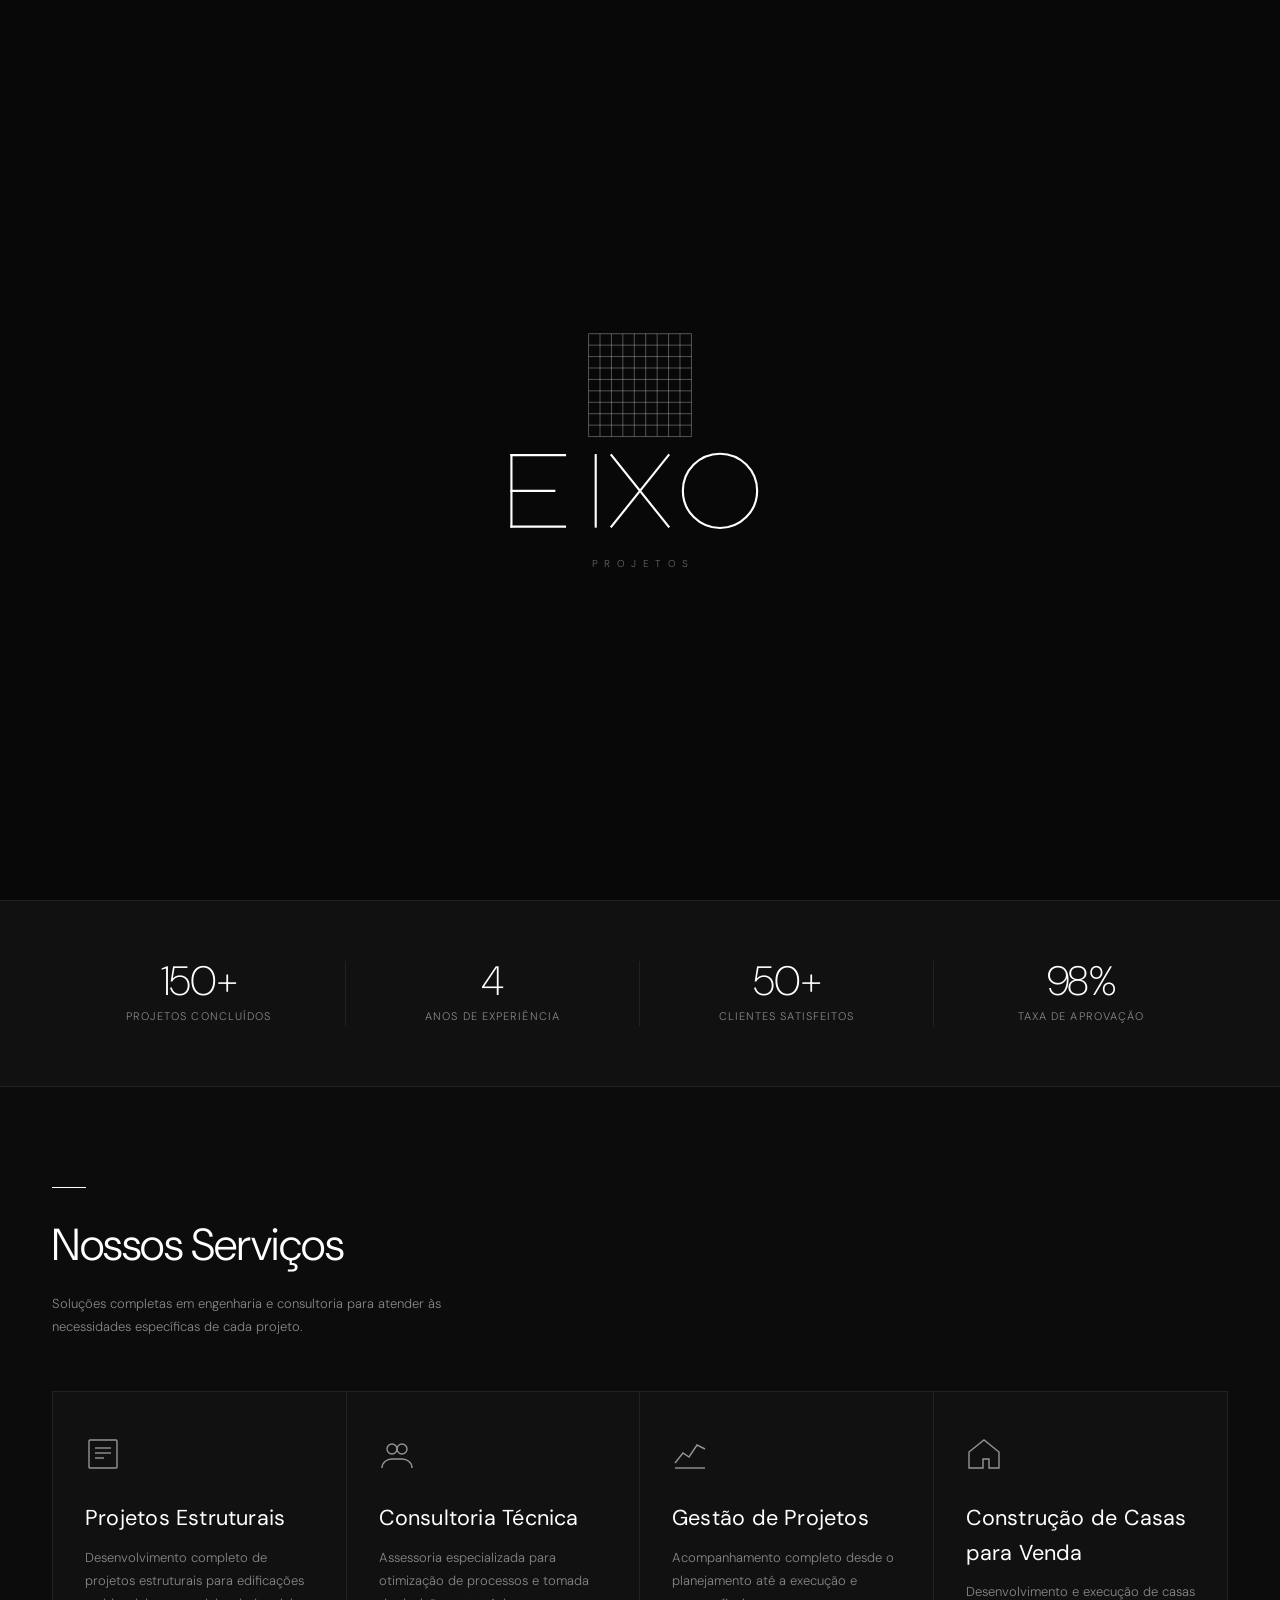
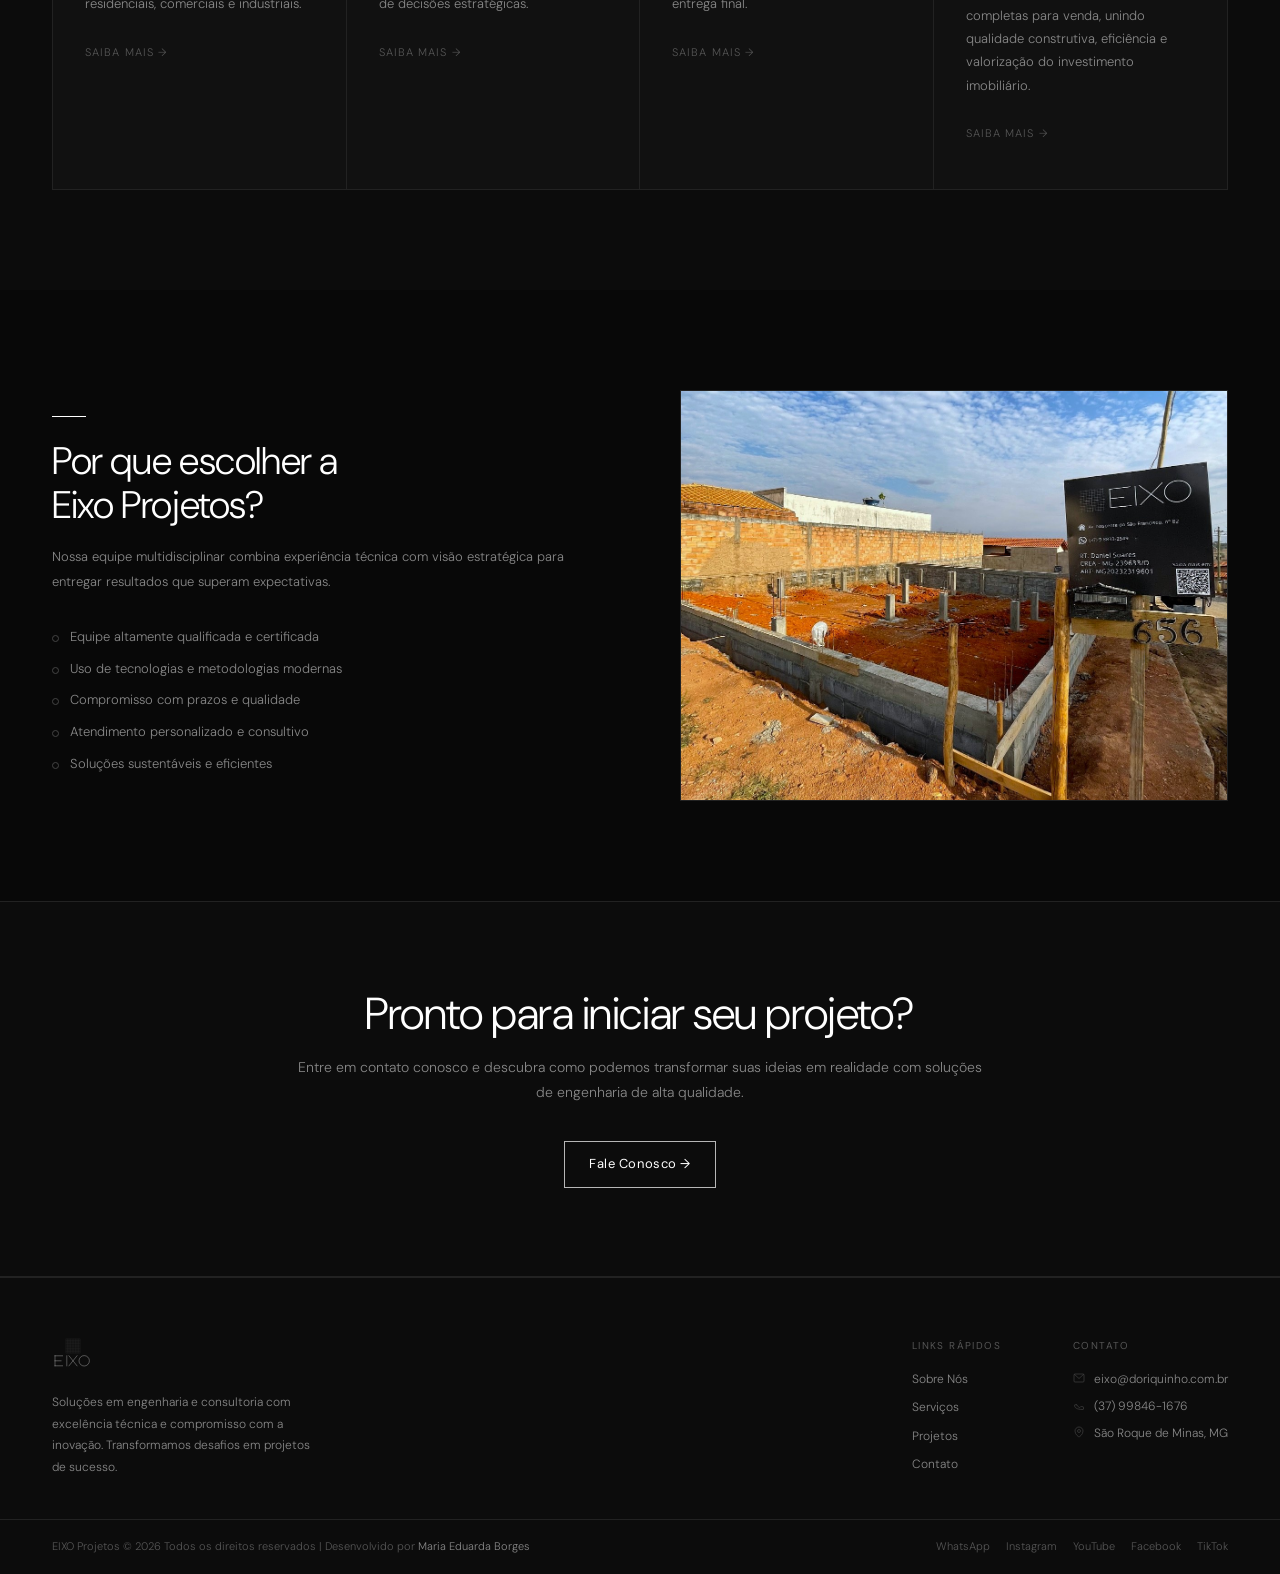
<file: frontend/index.html>
<!DOCTYPE html>
<html lang="pt-BR">
<head>
  <meta charset="UTF-8">
  <meta name="viewport" content="width=device-width, initial-scale=1.0">
  <link rel="icon" type="image/png" href="favicon.png">
  <title>Início — EIXO Projetos</title>
  <link rel="stylesheet" href="style.css">
</head>
<body>
<script>window.ACTIVE_PAGE='inicio';</script>
<div id="nav-placeholder"></div>

<section id="home-hero">
  <div class="home-hero-bg"></div>
  <div class="home-hero-overlay"></div>
  <div class="home-hero-content">
    <div class="section-line"></div>
    <h1>Engenharia e Consultoria<br>de Alta Precisão</h1>
    <p>Transformamos ideias em projetos sólidos através de soluções técnicas inovadoras e compromisso com a excelência.</p>
    <div class="btn-group">
      <a class="btn btn-outline" href="projetos.html">Ver Projetos →</a>
      <a class="btn btn-filled"  href="contato.html">Entre em Contato</a>
    </div>
  </div>
</section>

<div class="stats-bar">
  <div class="stats-inner">
    <div class="stat"><div class="stat-num">150+</div><div class="stat-label">Projetos Concluídos</div></div>
    <div class="stat"><div class="stat-num">4</div><div class="stat-label">Anos de Experiência</div></div>
    <div class="stat"><div class="stat-num">50+</div><div class="stat-label">Clientes Satisfeitos</div></div>
    <div class="stat"><div class="stat-num">98%</div><div class="stat-label">Taxa de Aprovação</div></div>
  </div>
</div>

<section style="padding:100px 0;background:var(--darker)">
  <div class="container">
    <div style="margin-bottom:52px">
      <div class="section-line"></div>
      <h2 style="font-size:clamp(1.9rem,3.5vw,2.9rem);font-weight:300;margin-bottom:10px;letter-spacing:-.01em">Nossos Serviços</h2>
      <p style="color:var(--muted);font-size:13px;max-width:440px;line-height:1.8">Soluções completas em engenharia e consultoria para atender às necessidades específicas de cada projeto.</p>
    </div>
    <div class="svc-grid-home">
      <div class="svc-card">
        <div class="svc-icon"><svg viewBox="0 0 36 36" fill="none" stroke="white" stroke-width="1.4"><rect x="4" y="4" width="28" height="28" rx="1"/><line x1="10" y1="12" x2="26" y2="12"/><line x1="10" y1="17" x2="26" y2="17"/><line x1="10" y1="22" x2="19" y2="22"/></svg></div>
        <h3>Projetos Estruturais</h3>
        <p>Desenvolvimento completo de projetos estruturais para edificações residenciais, comerciais e industriais.</p>
        <a class="svc-link" href="servicos.html">Saiba mais</a>
      </div>
      <div class="svc-card">
        <div class="svc-icon"><svg viewBox="0 0 36 36" fill="none" stroke="white" stroke-width="1.4"><circle cx="13" cy="13" r="5"/><circle cx="23" cy="13" r="5"/><path d="M3 32c0-5.5 4.5-9 10-9h10c5.5 0 10 3.5 10 9"/></svg></div>
        <h3>Consultoria Técnica</h3>
        <p>Assessoria especializada para otimização de processos e tomada de decisões estratégicas.</p>
        <a class="svc-link" href="servicos.html">Saiba mais</a>
      </div>
      <div class="svc-card">
        <div class="svc-icon"><svg viewBox="0 0 36 36" fill="none" stroke="white" stroke-width="1.4"><polyline points="3,27 11,17 17,21 25,9 33,13"/><line x1="3" y1="32" x2="33" y2="32"/></svg></div>
        <h3>Gestão de Projetos</h3>
        <p>Acompanhamento completo desde o planejamento até a execução e entrega final.</p>
        <a class="svc-link" href="servicos.html">Saiba mais</a>
      </div>
      <div class="svc-card">
        <div class="svc-icon"><svg viewBox="0 0 36 36" fill="none" stroke="white" stroke-width="1.4"><path d="M3 16L18 4l15 12v16H23v-9h-6v9H3V16z"/></svg></div>
        <h3>Construção de Casas para Venda</h3>
        <p>Desenvolvimento e execução de casas completas para venda, unindo qualidade construtiva, eficiência e valorização do investimento imobiliário.</p>
        <a class="svc-link" href="servicos.html">Saiba mais</a>
      </div>
    </div>
  </div>
</section>

<section style="padding:100px 0;background:var(--black)">
  <div class="container">
    <div class="why-grid">
      <div class="why-text">
        <div class="section-line"></div>
        <h2>Por que escolher a<br>Eixo Projetos?</h2>
        <p>Nossa equipe multidisciplinar combina experiência técnica com visão estratégica para entregar resultados que superam expectativas.</p>
        <ul class="why-list">
          <li>Equipe altamente qualificada e certificada</li>
          <li>Uso de tecnologias e metodologias modernas</li>
          <li>Compromisso com prazos e qualidade</li>
          <li>Atendimento personalizado e consultivo</li>
          <li>Soluções sustentáveis e eficientes</li>
        </ul>
      </div>
      <div class="why-img"><img src="img/why-bg.jpg" alt="Obra Eixo Projetos"></div>
    </div>
  </div>
</section>

<div class="cta-band"><div class="cta-wrap">
  <h2>Pronto para iniciar seu projeto?</h2>
  <p>Entre em contato conosco e descubra como podemos transformar suas ideias em realidade com soluções de engenharia de alta qualidade.</p>
  <a class="btn btn-outline" href="contato.html">Fale Conosco →</a>
</div></div>

<div id="footer-placeholder"></div>
<script src="preloader.js"></script>
<script src="layout.js"></script>
</body>
</html>
</file>
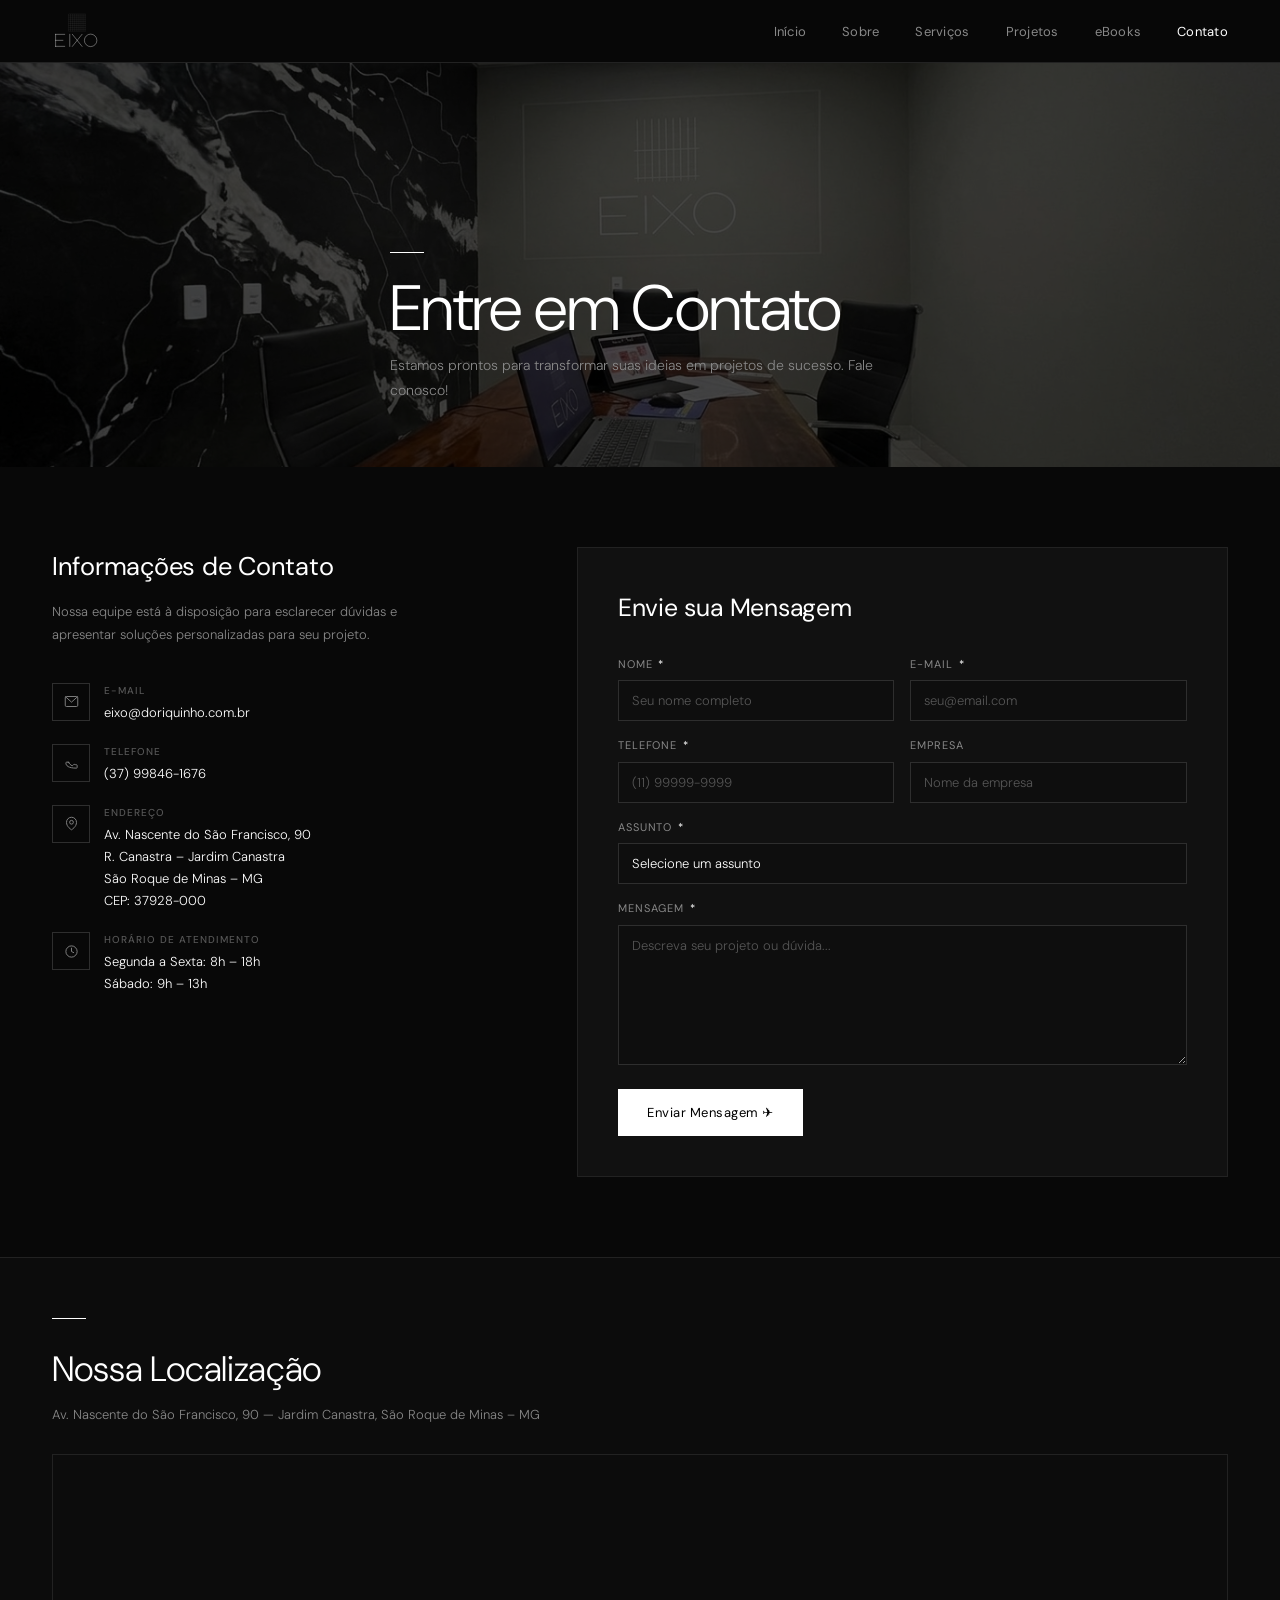
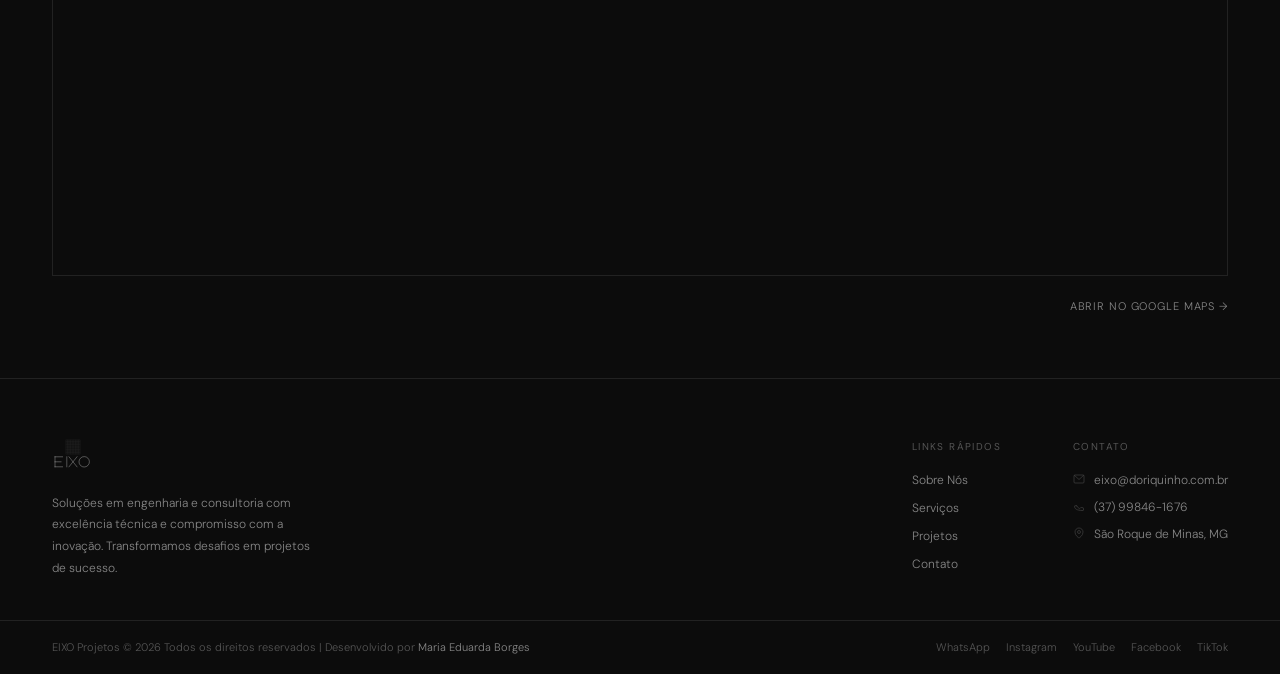
<file: frontend/contato.html>
<!DOCTYPE html>
<html lang="pt-BR">
<head>
  <meta charset="UTF-8">
  <meta name="viewport" content="width=device-width, initial-scale=1.0">
  <link rel="icon" type="image/png" href="favicon.png">
  <title>Contato — EIXO Projetos</title>
  <link rel="stylesheet" href="style.css">
</head>
<body>
<script>window.ACTIVE_PAGE='contato';</script>
<div id="nav-placeholder"></div>

<div class="page-hero" style="min-height:45vh">
  <div class="hero-bg-img" style="background-image:url('img/contato-hero-bg.jpg')"></div>
  <div class="hero-overlay" style="background:rgba(0,0,0,0.72)"></div>
  <div class="container hero-text">
    <div class="section-line"></div>
    <h1>Entre em Contato</h1>
    <p>Estamos prontos para transformar suas ideias em projetos de sucesso. Fale conosco!</p>
  </div>
</div>

<section style="padding:80px 0;background:var(--black)">
  <div class="container">
    <div class="contato-outer">
      <div>
        <h2 class="contato-info-title">Informações de Contato</h2>
        <p class="contato-info-sub">Nossa equipe está à disposição para esclarecer dúvidas e apresentar soluções personalizadas para seu projeto.</p>
        <div class="cd"><div class="cd-icon"><svg viewBox="0 0 24 24" fill="none" stroke="white" stroke-width="1.5"><rect x="2" y="4" width="20" height="16" rx="2"/><path d="m2 4 10 9 10-9"/></svg></div><div><div class="cd-label">E-mail</div><div class="cd-val">eixo@doriquinho.com.br</div></div></div>
        <div class="cd"><div class="cd-icon"><svg viewBox="0 0 24 24" fill="none" stroke="white" stroke-width="1.5"><path d="M6.6 10.8c1.4 2.8 3.8 5.1 6.6 6.6l2.2-2.2c.27-.27.67-.36 1-.23 1.1.4 2.3.6 3.6.6.55 0 1 .45 1 1V20c0 .55-.45 1-1 1C6.82 21 3 17.18 3 12.5c0-.55.45-1 1-1h3.5c.55 0 1 .45 1 1"/></svg></div><div><div class="cd-label">Telefone</div><div class="cd-val">(37) 99846-1676</div></div></div>
        <div class="cd"><div class="cd-icon"><svg viewBox="0 0 24 24" fill="none" stroke="white" stroke-width="1.5"><path d="M12 22s-8-4.5-8-11.8A8 8 0 0 1 12 2a8 8 0 0 1 8 8.2c0 7.3-8 11.8-8 11.8z"/><circle cx="12" cy="10" r="3"/></svg></div><div><div class="cd-label">Endereço</div><div class="cd-val">Av. Nascente do São Francisco, 90<br>R. Canastra – Jardim Canastra<br>São Roque de Minas – MG<br>CEP: 37928-000</div></div></div>
        <div class="cd"><div class="cd-icon"><svg viewBox="0 0 24 24" fill="none" stroke="white" stroke-width="1.5"><circle cx="12" cy="12" r="9"/><polyline points="12,6 12,12 16,14"/></svg></div><div><div class="cd-label">Horário de Atendimento</div><div class="cd-val">Segunda a Sexta: 8h – 18h<br>Sábado: 9h – 13h</div></div></div>
      </div>
      <div class="contato-form-box">
        <h2>Envie sua Mensagem</h2>
        <div class="form-row">
          <div class="form-group"><label>Nome <span class="req">*</span></label><input type="text" id="f-nome" placeholder="Seu nome completo"></div>
          <div class="form-group"><label>E-mail <span class="req">*</span></label><input type="email" id="f-email" placeholder="seu@email.com"></div>
        </div>
        <div class="form-row">
          <div class="form-group"><label>Telefone <span class="req">*</span></label><input type="tel" id="f-tel" placeholder="(11) 99999-9999"></div>
          <div class="form-group"><label>Empresa</label><input type="text" id="f-empresa" placeholder="Nome da empresa"></div>
        </div>
        <div class="form-group">
          <label>Assunto <span class="req">*</span></label>
          <select id="f-assunto">
            <option value="">Selecione um assunto</option>
            <option>Projeto Estrutural</option><option>Projeto Arquitetônico</option>
            <option>Projeto de Instalações</option><option>Consultoria Técnica</option>
            <option>Gestão de Projetos</option><option>Inspeção e Manutenção</option>
            <option>Retrofitting</option><option>Treinamentos Técnicos</option><option>Outro</option>
          </select>
        </div>
        <div class="form-group"><label>Mensagem <span class="req">*</span></label><textarea id="f-mensagem" placeholder="Descreva seu projeto ou dúvida..."></textarea></div>
        <button class="btn btn-filled" style="padding:14px 28px;font-size:13px;letter-spacing:.04em" onclick="enviarWhatsApp()">Enviar Mensagem ✈</button>
      </div>
    </div>
  </div>
</section>

<!-- ── MAPA ──────────────────────────────────────────────── -->
<section style="background:var(--darker);border-top:1px solid var(--border)">
  <div class="container" style="padding-top:60px;padding-bottom:60px">
    <div style="margin-bottom:28px">
      <div class="section-line"></div>
      <h2 style="font-size:clamp(1.6rem,3vw,2.2rem);font-weight:300;letter-spacing:-.01em">Nossa Localização</h2>
      <p style="color:var(--muted);font-size:13px;margin-top:8px">Av. Nascente do São Francisco, 90 — Jardim Canastra, São Roque de Minas – MG</p>
    </div>
    <div style="border:1px solid var(--border);overflow:hidden;line-height:0">
      <iframe
        src="https://www.google.com/maps/embed?pb=!1m18!1m12!1m3!1d234.4!2d-46.3609!3d-20.1608!2m3!1f0!2f0!3f0!3m2!1i1024!2i768!4f13.1!3m3!1m2!1s0x0%3A0x0!2zMjDCsDA5JzM4LjkiUyA0NsKwMjEnMzkuMiJX!5e0!3m2!1spt-BR!2sbr!4v1700000000000!5m2!1spt-BR!2sbr&q=Av.+Nascente+do+São+Francisco,+90,+São+Roque+de+Minas,+MG"
        width="100%"
        height="420"
        style="border:0;display:block;filter:grayscale(30%) invert(5%)"
        allowfullscreen=""
        loading="lazy"
        referrerpolicy="no-referrer-when-downgrade"
        title="Localização EIXO Projetos">
      </iframe>
    </div>
    <div style="margin-top:16px;text-align:right">
      <a href="https://maps.app.goo.gl/JktuPPGTaWPepNbZ6" target="_blank" rel="noopener"
         style="font-size:11px;color:var(--muted);letter-spacing:.08em;text-transform:uppercase;text-decoration:none;transition:color .18s"
         onmouseover="this.style.color='#fff'" onmouseout="this.style.color='var(--muted)'">
        Abrir no Google Maps →
      </a>
    </div>
  </div>
</section>

<div id="footer-placeholder"></div>
<script src="layout.js"></script>
<script src="contato.js"></script>
</body>
</html>
</file>
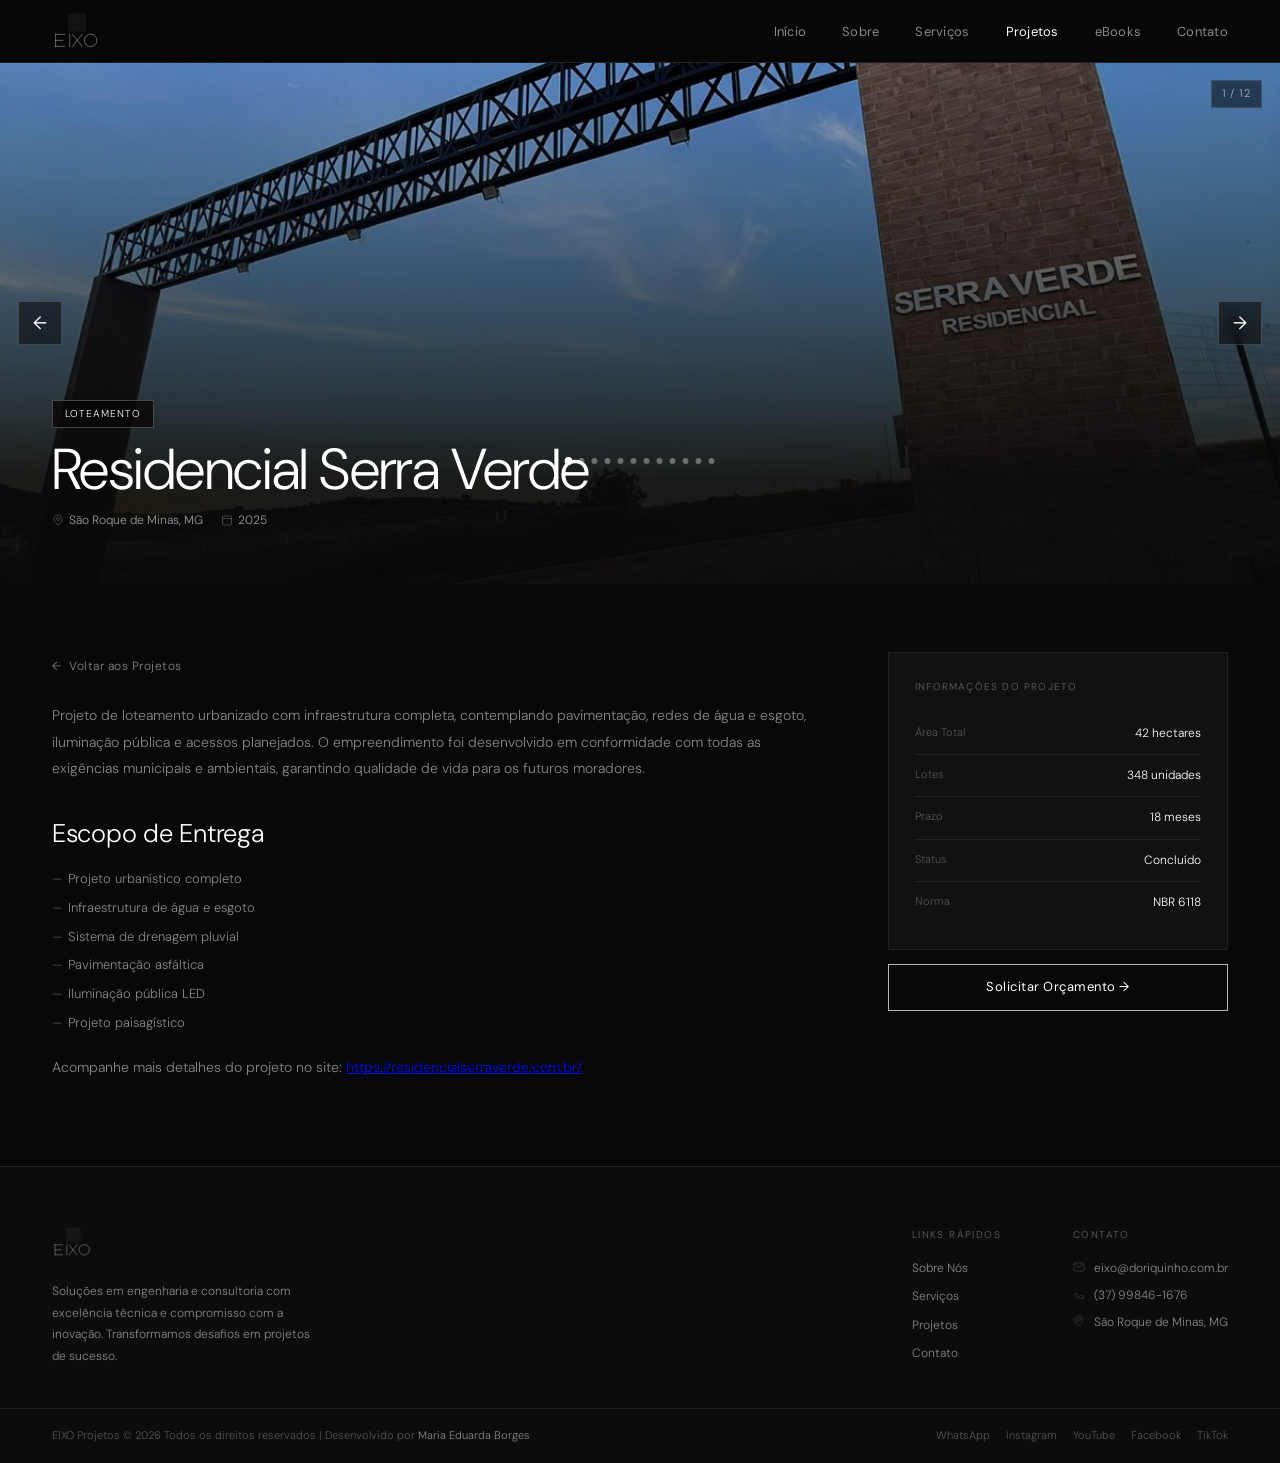
<file: frontend/projeto_detalhe.html>
<!DOCTYPE html>
<html lang="pt-BR">
<head>
  <meta charset="UTF-8">
  <meta name="viewport" content="width=device-width, initial-scale=1.0">
  <link rel="icon" type="image/png" href="favicon.png">
  <title>Projeto — EIXO Projetos</title>
  <link rel="stylesheet" href="style.css">
</head>
<body>
<script>window.ACTIVE_PAGE='projetos';</script>
<div id="nav-placeholder"></div>

<div class="proj-detail-hero" id="pd-hero">
  <div class="proj-detail-hero-overlay"></div>
  <div class="proj-detail-meta-bar">
    <span class="proj-tag-badge-lg" id="pd-cat"></span>
    <h1 id="pd-title"></h1>
    <div class="proj-meta">
      <span class="proj-meta-item">
        <svg viewBox="0 0 24 24" fill="none" stroke="currentColor" stroke-width="1.5"><path d="M12 22s-8-4.5-8-11.8A8 8 0 0 1 12 2a8 8 0 0 1 8 8.2c0 7.3-8 11.8-8 11.8z"/><circle cx="12" cy="10" r="3"/></svg>
        <span id="pd-loc"></span>
      </span>
      <span class="proj-meta-item">
        <svg viewBox="0 0 24 24" fill="none" stroke="currentColor" stroke-width="1.5"><rect x="3" y="4" width="18" height="18" rx="2"/><line x1="3" y1="9" x2="21" y2="9"/></svg>
        <span id="pd-year"></span>
      </span>
    </div>
  </div>
</div>

<div class="proj-detail-body">
  <div class="proj-detail-main">
    <a class="back-link" href="projetos.html">Voltar aos Projetos</a>
    <div id="pd-content"></div>
  </div>
  <div class="proj-detail-sidebar">
    <div class="proj-sidebar-card">
      <h4>Informações do Projeto</h4>
      <div id="pd-sidebar"></div>
    </div>
    <div style="margin-top:14px">
      <a class="btn btn-outline" href="contato.html" style="width:100%;justify-content:center">Solicitar Orçamento &rarr;</a>
    </div>
  </div>
</div>

<div id="footer-placeholder"></div>
<script src="layout.js"></script>
<script src="script.js"></script>
<script src="projeto_detalhe.js"></script>
</body>
</html>
</file>
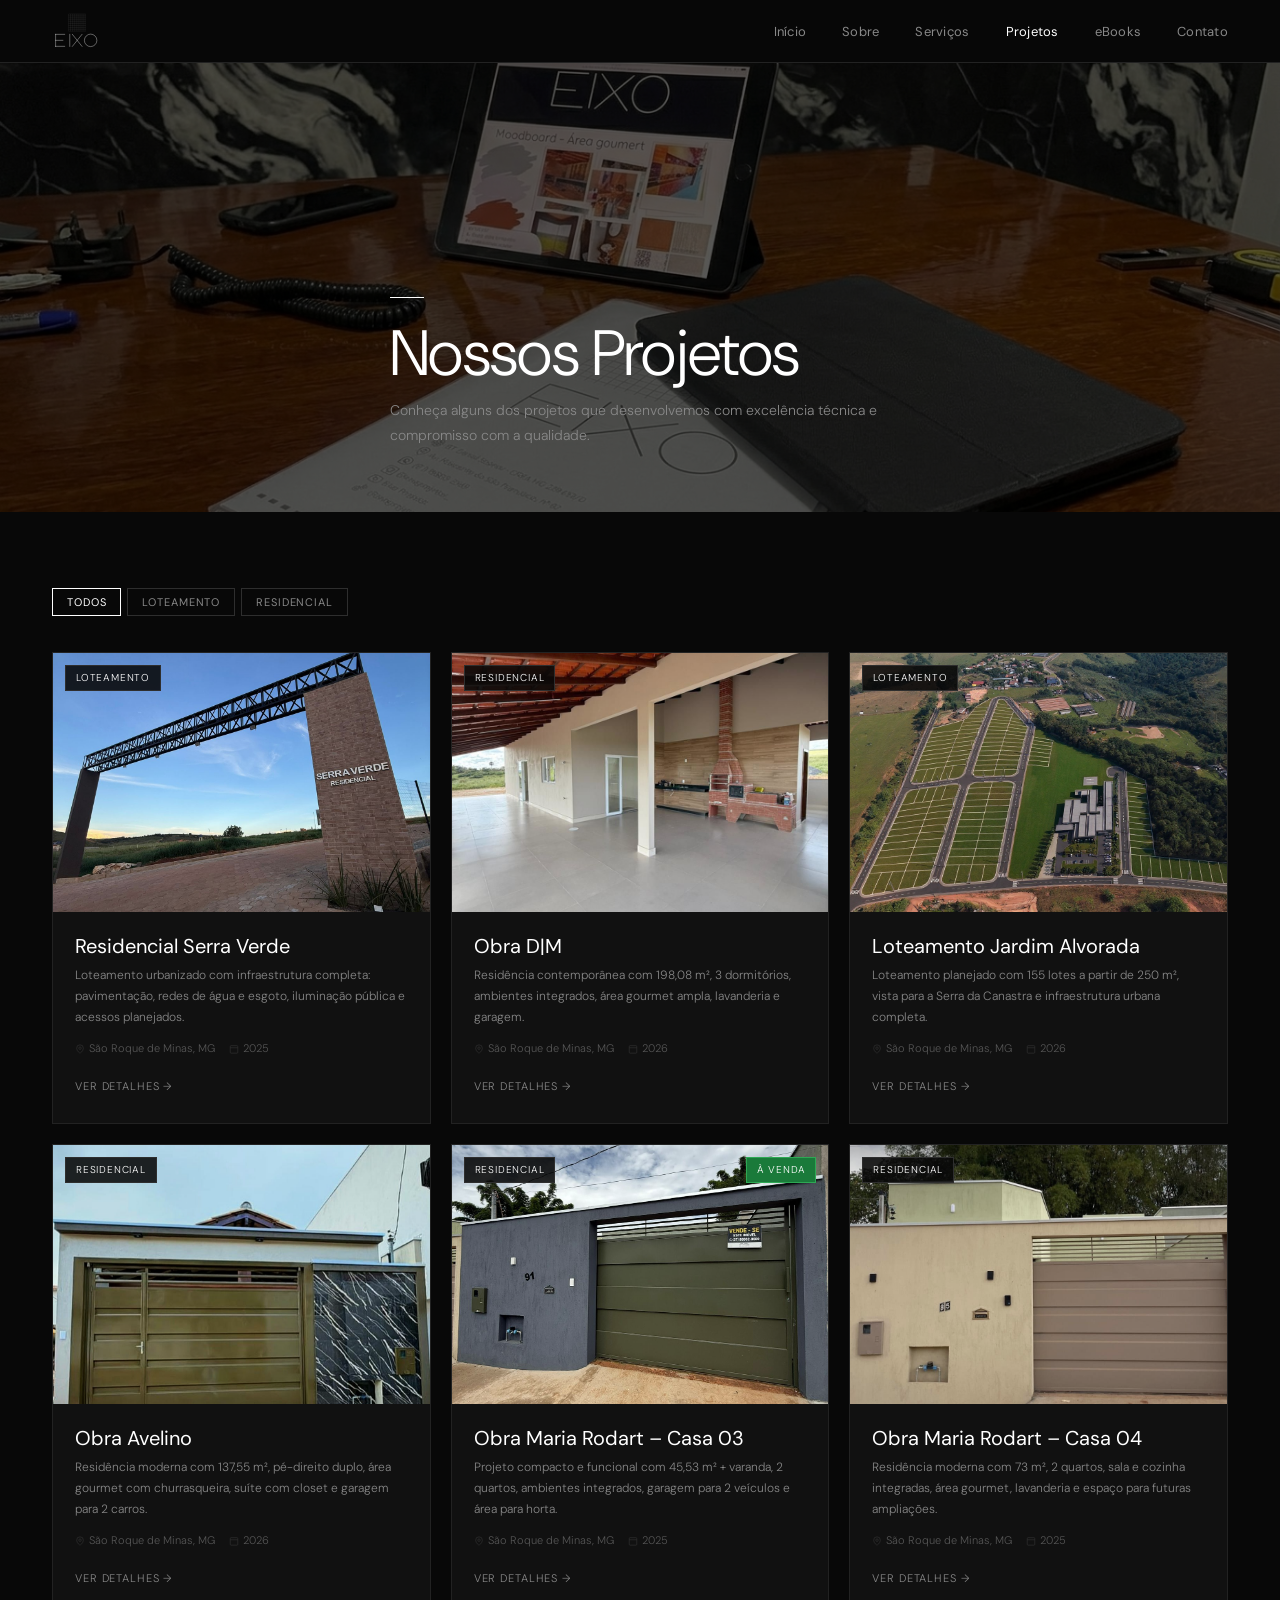
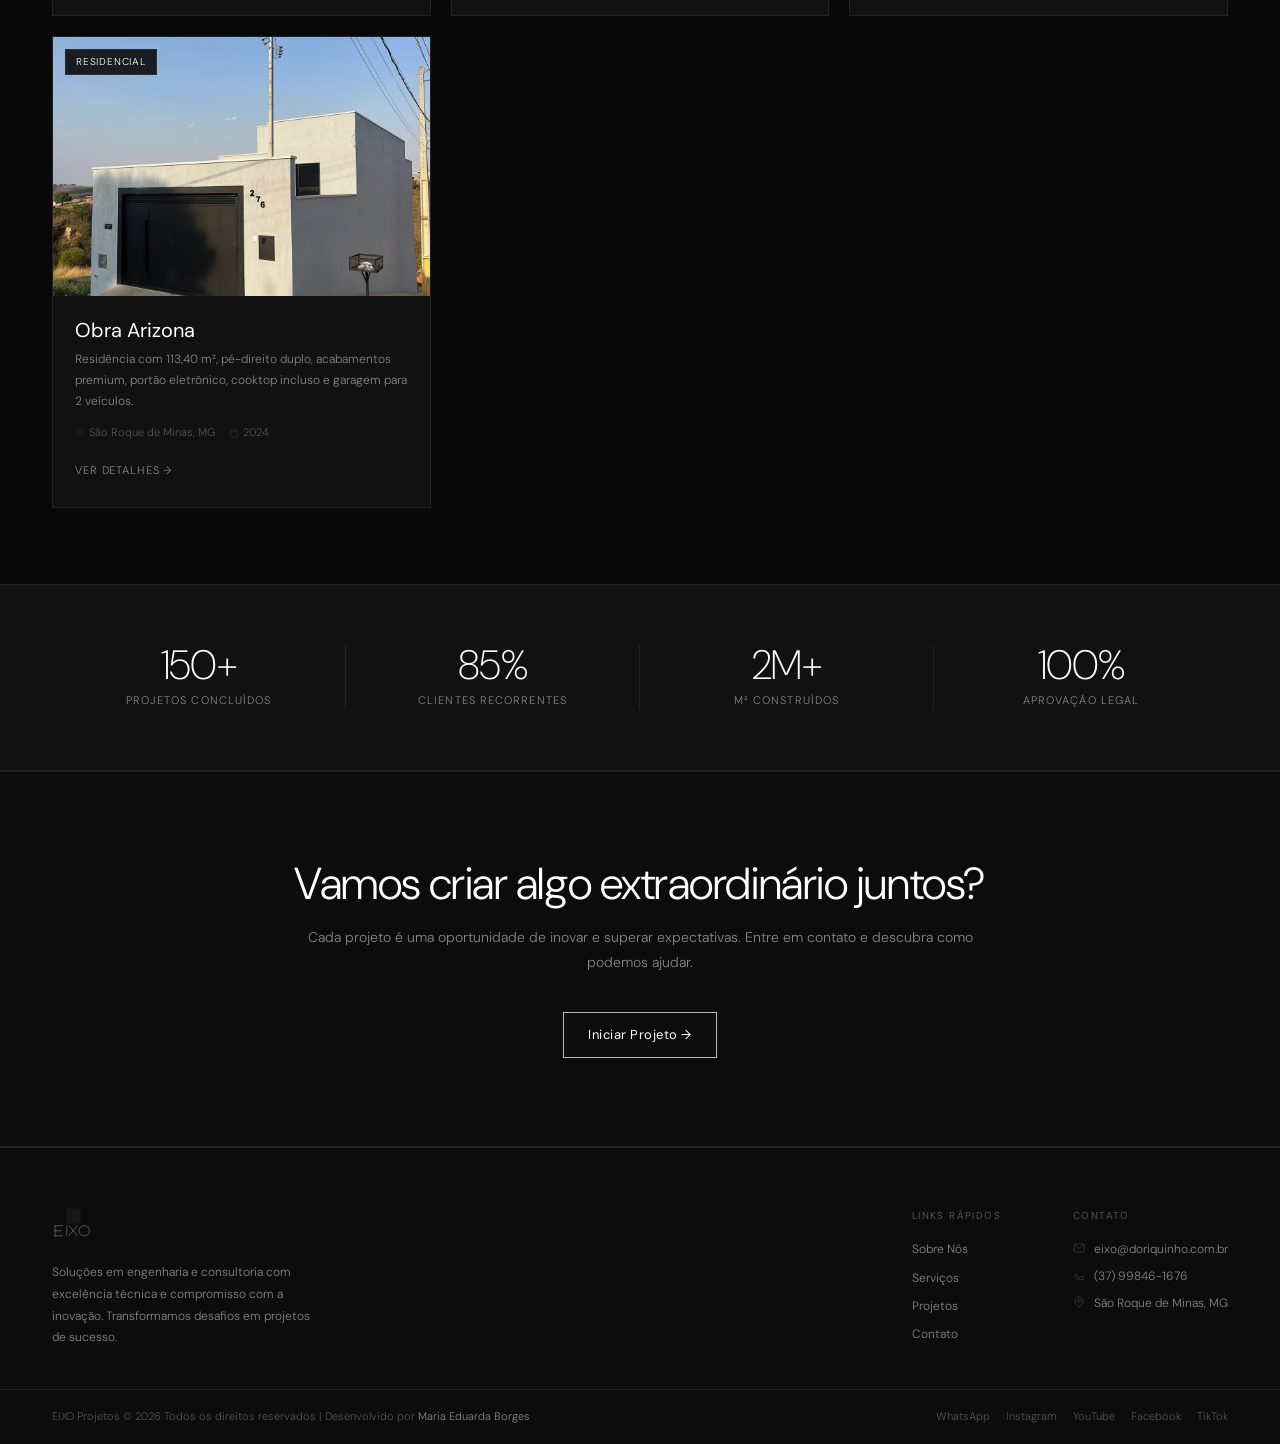
<file: frontend/projetos.html>
<!DOCTYPE html>
<html lang="pt-BR">
<head>
  <meta charset="UTF-8">
  <meta name="viewport" content="width=device-width, initial-scale=1.0">
  <link rel="icon" type="image/png" href="favicon.png">
  <title>Projetos — EIXO Projetos</title>
  <link rel="stylesheet" href="style.css">
</head>
<body>
<script>window.ACTIVE_PAGE='projetos';</script>
<div id="nav-placeholder"></div>

<div class="page-hero">
  <div class="hero-bg-img" style="background-image:url('img/projetos-hero-bg.jpg')"></div>
  <div class="hero-overlay"></div>
  <div class="container hero-text">
    <div class="section-line"></div>
    <h1>Nossos Projetos</h1>
    <p>Conheça alguns dos projetos que desenvolvemos com excelência técnica e compromisso com a qualidade.</p>
  </div>
</div>

<section style="padding:76px 0;background:var(--black)">
  <div class="container">
    <div class="proj-filter">
      <button class="filter-btn active" onclick="filterProj('todos',this)">Todos</button>
      <button class="filter-btn" onclick="filterProj('Loteamento',this)">Loteamento</button>
      <button class="filter-btn" onclick="filterProj('Residencial',this)">Residencial</button>
    </div>
    <div class="proj-grid">
      <div class="proj-card" data-cat="Loteamento" onclick="location.href='projeto_detalhe.html?id=0'"><div class="proj-thumb-wrap"><img src="img/serraverde_01.jpg" alt="Residencial Serra Verde"><span class="proj-tag-badge">Loteamento</span></div><div class="proj-card-body"><h3>Residencial Serra Verde</h3><p>Loteamento urbanizado com infraestrutura completa: pavimentação, redes de água e esgoto, iluminação pública e acessos planejados.</p><div class="proj-meta"><span class="proj-meta-item"><svg viewBox="0 0 24 24" fill="none" stroke="currentColor" stroke-width="1.5"><path d="M12 22s-8-4.5-8-11.8A8 8 0 0 1 12 2a8 8 0 0 1 8 8.2c0 7.3-8 11.8-8 11.8z"/><circle cx="12" cy="10" r="3"/></svg>São Roque de Minas, MG</span><span class="proj-meta-item"><svg viewBox="0 0 24 24" fill="none" stroke="currentColor" stroke-width="1.5"><rect x="3" y="4" width="18" height="18" rx="2"/><line x1="3" y1="9" x2="21" y2="9"/></svg>2025</span></div><span class="proj-det-link">Ver detalhes</span></div></div>
      <div class="proj-card" data-cat="Residencial" onclick="location.href='projeto_detalhe.html?id=1'"><div class="proj-thumb-wrap"><img src="img/dm_01.jpg" alt="Obra D|M"><span class="proj-tag-badge">Residencial</span></div><div class="proj-card-body"><h3>Obra D|M</h3><p>Residência contemporânea com 198,08 m², 3 dormitórios, ambientes integrados, área gourmet ampla, lavanderia e garagem.</p><div class="proj-meta"><span class="proj-meta-item"><svg viewBox="0 0 24 24" fill="none" stroke="currentColor" stroke-width="1.5"><path d="M12 22s-8-4.5-8-11.8A8 8 0 0 1 12 2a8 8 0 0 1 8 8.2c0 7.3-8 11.8-8 11.8z"/><circle cx="12" cy="10" r="3"/></svg>São Roque de Minas, MG</span><span class="proj-meta-item"><svg viewBox="0 0 24 24" fill="none" stroke="currentColor" stroke-width="1.5"><rect x="3" y="4" width="18" height="18" rx="2"/><line x1="3" y1="9" x2="21" y2="9"/></svg>2026</span></div><span class="proj-det-link">Ver detalhes</span></div></div>
      <div class="proj-card" data-cat="Loteamento" onclick="location.href='projeto_detalhe.html?id=6'">
      <div class="proj-thumb-wrap"><img src="img/alvorada_01.jpg" alt="Loteamento Jardim Alvorada"><span class="proj-tag-badge">Loteamento</span></div><div class="proj-card-body"><h3>Loteamento Jardim Alvorada</h3><p>Loteamento planejado com 155 lotes a partir de 250 m², vista para a Serra da Canastra e infraestrutura urbana completa.</p><div class="proj-meta"><span class="proj-meta-item"><svg viewBox="0 0 24 24" fill="none" stroke="currentColor" stroke-width="1.5"><path d="M12 22s-8-4.5-8-11.8A8 8 0 0 1 12 2a8 8 0 0 1 8 8.2c0 7.3-8 11.8-8 11.8z"/><circle cx="12" cy="10" r="3"/></svg>São Roque de Minas, MG</span><span class="proj-meta-item"><svg viewBox="0 0 24 24" fill="none" stroke="currentColor" stroke-width="1.5"><rect x="3" y="4" width="18" height="18" rx="2"/><line x1="3" y1="9" x2="21" y2="9"/></svg>2026</span></div><span class="proj-det-link">Ver detalhes</span></div></div>
      <div class="proj-card" data-cat="Residencial" onclick="location.href='projeto_detalhe.html?id=2'"><div class="proj-thumb-wrap"><img src="img/avelino_01.jpg" alt="Obra Avelino"><span class="proj-tag-badge">Residencial</span></div><div class="proj-card-body"><h3>Obra Avelino</h3><p>Residência moderna com 137,55 m², pé-direito duplo, área gourmet com churrasqueira, suíte com closet e garagem para 2 carros.</p><div class="proj-meta"><span class="proj-meta-item"><svg viewBox="0 0 24 24" fill="none" stroke="currentColor" stroke-width="1.5"><path d="M12 22s-8-4.5-8-11.8A8 8 0 0 1 12 2a8 8 0 0 1 8 8.2c0 7.3-8 11.8-8 11.8z"/><circle cx="12" cy="10" r="3"/></svg>São Roque de Minas, MG</span><span class="proj-meta-item"><svg viewBox="0 0 24 24" fill="none" stroke="currentColor" stroke-width="1.5"><rect x="3" y="4" width="18" height="18" rx="2"/><line x1="3" y1="9" x2="21" y2="9"/></svg>2026</span></div><span class="proj-det-link">Ver detalhes</span></div></div>
      <div class="proj-card" data-cat="Residencial" onclick="location.href='projeto_detalhe.html?id=3'"><div class="proj-thumb-wrap"><img src="img/rodart3_01.jpg" alt="Obra Maria Rodart – Casa 03"><span class="proj-tag-badge">Residencial</span><span class="proj-sale-badge">À venda</span></div><div class="proj-card-body"><h3>Obra Maria Rodart – Casa 03</h3><p>Projeto compacto e funcional com 45,53 m² + varanda, 2 quartos, ambientes integrados, garagem para 2 veículos e área para horta.</p><div class="proj-meta"><span class="proj-meta-item"><svg viewBox="0 0 24 24" fill="none" stroke="currentColor" stroke-width="1.5"><path d="M12 22s-8-4.5-8-11.8A8 8 0 0 1 12 2a8 8 0 0 1 8 8.2c0 7.3-8 11.8-8 11.8z"/><circle cx="12" cy="10" r="3"/></svg>São Roque de Minas, MG</span><span class="proj-meta-item"><svg viewBox="0 0 24 24" fill="none" stroke="currentColor" stroke-width="1.5"><rect x="3" y="4" width="18" height="18" rx="2"/><line x1="3" y1="9" x2="21" y2="9"/></svg>2025</span></div><span class="proj-det-link">Ver detalhes</span></div></div>
      <div class="proj-card" data-cat="Residencial" onclick="location.href='projeto_detalhe.html?id=4'"><div class="proj-thumb-wrap"><img src="img/rodart4_01.jpg" alt="Obra Maria Rodart – Casa 04"><span class="proj-tag-badge">Residencial</span></div><div class="proj-card-body"><h3>Obra Maria Rodart – Casa 04</h3><p>Residência moderna com 73 m², 2 quartos, sala e cozinha integradas, área gourmet, lavanderia e espaço para futuras ampliações.</p><div class="proj-meta"><span class="proj-meta-item"><svg viewBox="0 0 24 24" fill="none" stroke="currentColor" stroke-width="1.5"><path d="M12 22s-8-4.5-8-11.8A8 8 0 0 1 12 2a8 8 0 0 1 8 8.2c0 7.3-8 11.8-8 11.8z"/><circle cx="12" cy="10" r="3"/></svg>São Roque de Minas, MG</span><span class="proj-meta-item"><svg viewBox="0 0 24 24" fill="none" stroke="currentColor" stroke-width="1.5"><rect x="3" y="4" width="18" height="18" rx="2"/><line x1="3" y1="9" x2="21" y2="9"/></svg>2025</span></div><span class="proj-det-link">Ver detalhes</span></div></div>
      <div class="proj-card" data-cat="Residencial" onclick="location.href='projeto_detalhe.html?id=5'"><div class="proj-thumb-wrap"><img src="img/arizona_01.jpg" alt="Obra Arizona"><span class="proj-tag-badge">Residencial</span></div><div class="proj-card-body"><h3>Obra Arizona</h3><p>Residência com 113,40 m², pé-direito duplo, acabamentos premium, portão eletrônico, cooktop incluso e garagem para 2 veículos.</p><div class="proj-meta"><span class="proj-meta-item"><svg viewBox="0 0 24 24" fill="none" stroke="currentColor" stroke-width="1.5"><path d="M12 22s-8-4.5-8-11.8A8 8 0 0 1 12 2a8 8 0 0 1 8 8.2c0 7.3-8 11.8-8 11.8z"/><circle cx="12" cy="10" r="3"/></svg>São Roque de Minas, MG</span><span class="proj-meta-item"><svg viewBox="0 0 24 24" fill="none" stroke="currentColor" stroke-width="1.5"><rect x="3" y="4" width="18" height="18" rx="2"/><line x1="3" y1="9" x2="21" y2="9"/></svg>2024</span></div><span class="proj-det-link">Ver detalhes</span></div></div>
    </div>
  </div>
</section>

<div class="proj-stats-bar">
  <div class="stats-inner">
    <div class="stat"><div class="stat-num">150+</div><div class="stat-label">Projetos Concluídos</div></div>
    <div class="stat"><div class="stat-num">85%</div><div class="stat-label">Clientes Recorrentes</div></div>
    <div class="stat"><div class="stat-num">2M+</div><div class="stat-label">m² Construídos</div></div>
    <div class="stat"><div class="stat-num">100%</div><div class="stat-label">Aprovação Legal</div></div>
  </div>
</div>

<div class="cta-band"><div class="cta-wrap">
  <h2>Vamos criar algo extraordinário juntos?</h2>
  <p>Cada projeto é uma oportunidade de inovar e superar expectativas. Entre em contato e descubra como podemos ajudar.</p>
  <a class="btn btn-outline" href="contato.html">Iniciar Projeto &rarr;</a>
</div></div>

<div id="footer-placeholder"></div>
<script src="layout.js"></script>
<script src="script.js"></script>
<script src="projetos.js"></script>

</body>
</html>
</file>
<file: frontend/style.css>
/* style.css — gerado automaticamente
   Edite os arquivos em css/ */


/* ══ root.css ══ */
/* ═══════════════════════════════════════════════════════════
   root.css — variáveis, reset, base tipográfica
   Importado por: style.css (que todos os HTMLs carregam)
═══════════════════════════════════════════════════════════ */

@import url('https://fonts.googleapis.com/css2?family=DM+Sans:wght@300;400;500&display=swap');

/* ── RESET ─────────────────────────────────────────────── */
* { margin: 0; padding: 0; box-sizing: border-box; }
html { scroll-behavior: smooth; }

/* ── VARIÁVEIS ─────────────────────────────────────────── */
:root {
  --black:   #080808;
  --dark:    #111111;
  --darker:  #0c0c0c;
  --card:    #161616;
  --border:  #222222;
  --border2: #2e2e2e;
  --muted:   #888888;
  --muted2:  #555555;
}

/* ── BASE ──────────────────────────────────────────────── */
body {
  background: var(--black);
  color: #fff;
  font-family: 'DM Sans', system-ui, sans-serif;
  font-weight: 300;
  line-height: 1.6;
}




/* ══ components.css ══ */
/* ═══════════════════════════════════════════════════════════
   components.css — nav, footer, botões, hero, stats, CTA
   Elementos reutilizados em todas as páginas
═══════════════════════════════════════════════════════════ */

/* ── LOGO ──────────────────────────────────────────────── */
.logo-svg { display: flex; align-items: center; cursor: pointer; text-decoration: none; }
.logo-svg svg { height: 36px; width: auto; }

/* ── NAV ───────────────────────────────────────────────── */
nav {
  position: fixed; top: 0; left: 0; right: 0; z-index: 200;
  background: rgba(8,8,8,0.97);
  backdrop-filter: blur(12px);
  border-bottom: 1px solid var(--border);
}
.nav-inner {
  max-width: 1440px; margin: 0 auto; padding: 0 52px;
  display: flex; align-items: center; justify-content: space-between; height: 62px;
}
.nav-links { display: flex; gap: 36px; list-style: none; }
.nav-links a {
  color: var(--muted); text-decoration: none;
  font-size: 13px; letter-spacing: 0.02em;
  transition: color .18s; font-weight: 400;
}
.nav-links a:hover,
.nav-links a.active { color: #fff; }

/* ── LAYOUT UTILITÁRIOS ────────────────────────────────── */
.container { max-width: 1440px; margin: 0 auto; padding: 0 52px; }
.section-line { width: 34px; height: 1.5px; background: #fff; margin-bottom: 22px; }

/* ── BOTÕES ────────────────────────────────────────────── */
.btn {
  display: inline-flex; align-items: center; gap: 9px;
  padding: 12px 24px; font-size: 13px; font-family: inherit;
  font-weight: 400; letter-spacing: 0.04em; text-decoration: none;
  cursor: pointer; border: none; transition: all .2s;
}
.btn-outline { background: transparent; border: 1px solid rgba(255,255,255,0.7); color: #fff; }
.btn-outline:hover { background: #fff; color: #000; border-color: #fff; }
.btn-filled  { background: #fff; color: #000; border: 1px solid #fff; }
.btn-filled:hover { background: transparent; color: #fff; }
.btn-group { display: flex; gap: 12px; flex-wrap: wrap; }

/* ── PAGE HERO (páginas internas) ──────────────────────── */
.page-hero {
  position: relative; min-height: 50vh;
  display: flex; align-items: flex-end; padding-bottom: 64px;
  overflow: hidden; margin-top: 62px;
}
.hero-bg-img { position: absolute; inset: 0; background-size: cover; background-position: center; }
.hero-overlay { position: absolute; inset: 0; background: rgba(0,0,0,0.65); }
.hero-text { position: relative; }
.hero-text h1 {
  font-size: clamp(2.8rem, 5vw, 4.5rem); font-weight: 300;
  letter-spacing: -0.01em; margin-bottom: 10px; line-height: 1.05;
}
.hero-text p { color: var(--muted); font-size: 14px; max-width: 500px; line-height: 1.8; }

/* ── STATS BAR ─────────────────────────────────────────── */
.stats-bar { background: var(--dark); border-top: 1px solid var(--border); border-bottom: 1px solid var(--border); }
.stats-inner { max-width: 1440px; margin: 0 auto; padding: 60px 52px; display: grid; grid-template-columns: repeat(4,1fr); }
.stat { text-align: center; padding: 0 12px; border-right: 1px solid var(--border); }
.stat:last-child { border-right: none; }
.stat-num { font-size: clamp(2.2rem,3.2vw,3.4rem); font-weight: 200; line-height: 1; margin-bottom: 6px; letter-spacing: -0.02em; }
.stat-label { font-size: 11px; color: var(--muted); letter-spacing: 0.1em; text-transform: uppercase; }

/* ── CTA BAND ──────────────────────────────────────────── */
.cta-band { background: var(--darker); border-top: 1px solid var(--border); border-bottom: 1px solid var(--border); }
.cta-wrap {
  max-width: 800px; margin: 0 auto; padding: 88px 52px; text-align: center;
}
.cta-wrap h2 { font-size: clamp(1.9rem,3.5vw,2.9rem); font-weight: 300; margin-bottom: 16px; line-height: 1.1; letter-spacing: -.01em; }
.cta-wrap p  { color: var(--muted); font-size: 14px; margin-bottom: 36px; line-height: 1.8; }

/* ── FOOTER ────────────────────────────────────────────── */
footer { background: var(--darker); border-top: 1px solid var(--border); }
.footer-inner {
  max-width: 1440px; margin: 0 auto; padding: 60px 52px 36px;
  display: grid; grid-template-columns: 1.2fr auto auto; gap: 72px;
}
.footer-brand { display: flex; flex-direction: column; }
.footer-brand .logo-svg { margin-bottom: 14px; }
.footer-brand .logo-svg svg { height: 30px; }
.footer-brand p { color: var(--muted); font-size: 12px; max-width: 270px; line-height: 1.8; margin-top: 10px; }
.footer-col h5 { font-size: 10px; letter-spacing: .14em; text-transform: uppercase; color: var(--muted2); margin-bottom: 16px; font-weight: 400; }
.footer-col a  { display: block; color: var(--muted); font-size: 12px; text-decoration: none; margin-bottom: 9px; transition: color .18s; }
.footer-col a:hover { color: #fff; }
.ci { display: flex; align-items: flex-start; gap: 9px; color: var(--muted); font-size: 12px; margin-bottom: 9px; line-height: 1.5; }
.ci svg { width: 12px; height: 12px; flex-shrink: 0; opacity: .4; margin-top: 2px; }
.footer-bottom {
  max-width: 1440px; margin: 0 auto; padding: 18px 52px;
  border-top: 1px solid var(--border);
  display: flex; align-items: center; justify-content: space-between;
}
.footer-bottom p { color: var(--muted2); font-size: 11px; }
.social-links { display: flex; gap: 16px; }
.social-links a { color: var(--muted2); font-size: 11px; text-decoration: none; transition: color .18s; }
.social-links a:hover { color: #fff; }


/* ══ index.css ══ */
/* ═══════════════════════════════════════════════════════════
   index.css — página inicial (home hero, serviços, por que)
═══════════════════════════════════════════════════════════ */

/* ── HOME HERO ─────────────────────────────────────────── */
#home-hero {
  position: relative; min-height: 100vh;
  display: flex; align-items: center; overflow: hidden; padding-top: 62px;
}
.home-hero-bg {
  position: absolute; inset: 0;
  background: url('img/hero-bg.jpg') center/cover;
}
.home-hero-overlay {
  position: absolute; inset: 0;
  background: linear-gradient(100deg, rgba(0,0,0,.9) 38%, rgba(0,0,0,.3) 100%);
}
.home-hero-content { position: relative; max-width: 1440px; margin: 0 auto; padding: 0 52px; width: 100%; }
.home-hero-content h1 { font-size: clamp(3rem,6.5vw,5.8rem); font-weight: 300; line-height: 1.02; margin-bottom: 22px; letter-spacing: -0.02em; }
.home-hero-content p  { font-size: 14px; color: var(--muted); max-width: 400px; margin-bottom: 44px; line-height: 1.85; }

@keyframes fadeUp { from { opacity:0; transform:translateY(20px); } to { opacity:1; transform:translateY(0); } }
.home-hero-content > * { animation: fadeUp .6s ease forwards; opacity: 0; }
.home-hero-content .section-line { animation-delay: .10s; }
.home-hero-content h1            { animation-delay: .18s; }
.home-hero-content p             { animation-delay: .30s; }
.home-hero-content .btn-group    { animation-delay: .42s; }

/* ── SERVIÇOS (grid do home) ───────────────────────────── */
.svc-grid-home { display: grid; grid-template-columns: repeat(4,1fr); border: 1px solid var(--border); }
.svc-card { background: var(--dark); padding: 44px 32px; border-right: 1px solid var(--border); transition: background .2s; }
.svc-card:last-child { border-right: none; }
.svc-card:hover { background: #141414; }
.svc-icon { margin-bottom: 22px; opacity: .55; }
.svc-icon svg { width: 36px; height: 36px; }
.svc-card h3 { font-size: 1.35rem; font-weight: 400; margin-bottom: 10px; letter-spacing: .01em; }
.svc-card p  { font-size: 13px; color: var(--muted); line-height: 1.8; margin-bottom: 22px; }
.svc-link { font-size: 11px; color: var(--muted2); letter-spacing: .1em; text-transform: uppercase; text-decoration: none; display: inline-block; transition: color .2s; }
.svc-link:hover { color: #fff; }
.svc-link::after { content: ' →'; }

/* ── POR QUE ESCOLHER ──────────────────────────────────── */
.why-grid { display: grid; grid-template-columns: 1fr 1fr; gap: 80px; align-items: center; }
.why-text h2 { font-size: clamp(1.9rem,3vw,2.7rem); font-weight: 300; margin-bottom: 18px; line-height: 1.15; letter-spacing: -.01em; }
.why-text p  { color: var(--muted); font-size: 13px; line-height: 1.9; margin-bottom: 32px; }
.why-list { list-style: none; display: flex; flex-direction: column; gap: 11px; }
.why-list li { font-size: 13px; color: var(--muted); padding-left: 18px; position: relative; }
.why-list li::before { content: ''; position: absolute; left: 0; top: 8px; width: 5px; height: 5px; border: 1px solid #444; border-radius: 50%; }
.why-img { overflow: hidden; border: 1px solid var(--border); aspect-ratio: 4/3; }
.why-img img { width: 100%; height: 100%; object-fit: cover; display: block; transition: opacity .3s; }
.why-img:hover img { opacity: .9; }


/* ══ sobre.css ══ */
/* ═══════════════════════════════════════════════════════════
   sobre.css — história, missão/visão, valores, equipe
═══════════════════════════════════════════════════════════ */

/* ── HISTÓRIA ──────────────────────────────────────────── */
.hist-grid { display: grid; grid-template-columns: 1fr 1fr; gap: 72px; align-items: center; }
.hist-img { border: 1px solid var(--border); overflow: hidden; aspect-ratio: 4/3; }
.hist-img img { width: 100%; height: 100%; object-fit: cover; object-position: center top; display: block; }
.hist-text h2 { font-size: 2.1rem; font-weight: 300; margin-bottom: 18px; letter-spacing: -.01em; }
.hist-text p  { color: var(--muted); font-size: 13px; line-height: 1.9; margin-bottom: 14px; }

/* ── MISSÃO & VISÃO ────────────────────────────────────── */
.mv-grid { display: grid; grid-template-columns: 1fr 1fr; gap: 1px; background: var(--border); }
.mv-card { background: var(--dark); padding: 50px 44px; }
.mv-icon { opacity: .4; margin-bottom: 18px; }
.mv-icon svg { width: 30px; height: 30px; }
.mv-card h3 { font-size: 1.5rem; font-weight: 300; margin-bottom: 14px; letter-spacing: -.01em; }
.mv-card p  { color: var(--muted); font-size: 13px; line-height: 1.9; }

/* ── VALORES ───────────────────────────────────────────── */
.valores-grid { display: grid; grid-template-columns: repeat(4,1fr); gap: 1px; background: var(--border); }
.valor-card { background: var(--dark); padding: 30px 22px; }
.valor-icon { opacity: .4; margin-bottom: 14px; }
.valor-icon svg { width: 26px; height: 26px; }
.valor-card h4 { font-size: 1.05rem; font-weight: 400; margin-bottom: 7px; }
.valor-card p  { color: var(--muted); font-size: 12px; line-height: 1.8; }

/* ── EQUIPE ────────────────────────────────────────────── */
.equipe-grid { display: grid; grid-template-columns: repeat(3,1fr); gap: 44px; margin-top: 44px; }
.equipe-member { text-align: center; }
.equipe-avatar { width: 80px; height: 80px; border-radius: 50%; background: var(--card); border: 1px solid var(--border); display: flex; align-items: center; justify-content: center; margin: 0 auto 14px; }
.equipe-avatar svg { width: 34px; height: 34px; opacity: .3; }
.equipe-member h4 { font-size: 13px; font-weight: 400; margin-bottom: 3px; }
.equipe-member p  { font-size: 11px; color: var(--muted); letter-spacing: .07em; text-transform: uppercase; }


/* ══ servicos.css ══ */
/* ═══════════════════════════════════════════════════════════
   servicos.css — grid de serviços e processo
═══════════════════════════════════════════════════════════ */

/* ── GRID DE SERVIÇOS ──────────────────────────────────── */
.svc-detail-grid { display: grid; grid-template-columns: 1fr 1fr; gap: 1px; background: var(--border); }
.svc-detail-card { background: var(--dark); padding: 44px 36px; }
.svc-detail-card .svc-icon { opacity: .5; }
.svc-detail-card h3 { font-size: 1.4rem; font-weight: 400; margin-bottom: 10px; }
.svc-detail-card > p { font-size: 13px; color: var(--muted); line-height: 1.8; margin-bottom: 18px; }
.svc-bullets { list-style: none; display: flex; flex-direction: column; gap: 7px; }
.svc-bullets li { font-size: 12px; color: var(--muted); padding-left: 13px; position: relative; }
.svc-bullets li::before { content: '•'; position: absolute; left: 0; color: var(--muted2); }

/* ── PROCESSO ──────────────────────────────────────────── */
.processo-grid { display: grid; grid-template-columns: repeat(4,1fr); text-align: center; margin-top: 48px; border-top: 1px solid var(--border); }
.processo-step { padding: 40px 20px; border-right: 1px solid var(--border); }
.processo-step:last-child { border-right: none; }
.processo-num { font-size: 3rem; font-weight: 200; color: var(--muted2); line-height: 1; margin-bottom: 14px; letter-spacing: -.02em; }
.processo-step h4 { font-size: 13px; font-weight: 500; margin-bottom: 8px; letter-spacing: .02em; }
.processo-step p  { font-size: 12px; color: var(--muted); line-height: 1.8; }


/* ══ projetos.css ══ */
/* ═══════════════════════════════════════════════════════════
   projetos.css — filtros, grid de cards e stats
═══════════════════════════════════════════════════════════ */

/* ── FILTROS ───────────────────────────────────────────── */
.proj-filter { display: flex; gap: 6px; flex-wrap: wrap; margin-bottom: 36px; }
.filter-btn {
  padding: 6px 14px; font-size: 11px; letter-spacing: .08em; text-transform: uppercase;
  background: transparent; border: 1px solid var(--border2); color: var(--muted);
  cursor: pointer; font-family: inherit; transition: all .18s;
}
.filter-btn.active,
.filter-btn:hover { border-color: #fff; color: #fff; }

/* ── GRID DE CARDS ─────────────────────────────────────── */
.proj-grid { display: grid; grid-template-columns: repeat(3,1fr); gap: 20px; }
.proj-card { background: var(--dark); border: 1px solid var(--border); cursor: pointer; transition: border-color .2s; }
.proj-card:hover { border-color: #3a3a3a; }
.proj-thumb-wrap { position: relative; overflow: hidden; aspect-ratio: 16/11; }
.proj-thumb-wrap img { width: 100%; height: 100%; object-fit: cover; display: block; filter: grayscale(10%); transition: transform .4s, filter .3s; }
.proj-card:hover .proj-thumb-wrap img { transform: scale(1.04); filter: grayscale(0%); }
.proj-tag-badge { position: absolute; top: 12px; left: 12px; background: rgba(8,8,8,.88); padding: 4px 10px; font-size: 10px; letter-spacing: .08em; text-transform: uppercase; color: #fff; border: 1px solid var(--border2); }
.proj-card-body { padding: 22px 22px 26px; }
.proj-card-body h3 { font-size: 1.25rem; font-weight: 400; margin-bottom: 7px; line-height: 1.2; }
.proj-card-body p  { font-size: 12px; color: var(--muted); line-height: 1.75; margin-bottom: 12px; }
.proj-meta { display: flex; align-items: center; gap: 14px; margin-bottom: 14px; }
.proj-meta-item { display: flex; align-items: center; gap: 4px; font-size: 11px; color: var(--muted2); }
.proj-meta-item svg { width: 10px; height: 10px; opacity: .5; }
.proj-det-link { font-size: 11px; letter-spacing: .08em; text-transform: uppercase; color: var(--muted); transition: color .18s; cursor: pointer; }
.proj-det-link:hover { color: #fff; }
.proj-det-link::after { content: ' →'; }

/* ── ETIQUETA À VENDA ──────────────────────────────────── */
.proj-sale-badge {
  position: absolute; top: 12px; right: 12px;
  background: #1a7a3a;
  border: 1px solid #2ea854;
  padding: 4px 10px;
  font-size: 10px; letter-spacing: .08em; text-transform: uppercase;
  color: #fff;
  display: flex; align-items: center; gap: 5px;
  z-index: 2;
}

/* ── STATS BAR (projetos) ──────────────────────────────── */
.proj-stats-bar { background: var(--dark); border-top: 1px solid var(--border); border-bottom: 1px solid var(--border); }


/* ══ contato.css ══ */
/* ═══════════════════════════════════════════════════════════
   contato.css — informações de contato e formulário
═══════════════════════════════════════════════════════════ */

/* ── LAYOUT ────────────────────────────────────────────── */
.contato-outer { display: grid; grid-template-columns: 1fr 1.4fr; gap: 60px; align-items: start; }
.contato-info-title { font-size: 1.6rem; font-weight: 400; margin-bottom: 12px; letter-spacing: -.01em; }
.contato-info-sub   { color: var(--muted); font-size: 13px; line-height: 1.8; margin-bottom: 36px; max-width: 360px; }

/* ── DADOS DE CONTATO ──────────────────────────────────── */
.cd { display: flex; align-items: flex-start; gap: 14px; margin-bottom: 20px; }
.cd-icon { width: 38px; height: 38px; border: 1px solid var(--border2); display: flex; align-items: center; justify-content: center; flex-shrink: 0; }
.cd-icon svg { width: 15px; height: 15px; opacity: .5; }
.cd-label { font-size: 10px; letter-spacing: .1em; text-transform: uppercase; color: var(--muted2); margin-bottom: 3px; font-weight: 500; }
.cd-val   { font-size: 13px; color: #fff; line-height: 1.7; }

/* ── FORMULÁRIO ────────────────────────────────────────── */
.contato-form-box { background: var(--dark); border: 1px solid var(--border); padding: 40px; }
.contato-form-box h2 { font-size: 1.55rem; font-weight: 400; margin-bottom: 28px; letter-spacing: -.01em; }
.form-row { display: grid; grid-template-columns: 1fr 1fr; gap: 16px; }
.form-group { margin-bottom: 16px; }
.form-group label { display: block; font-size: 11px; letter-spacing: .08em; text-transform: uppercase; color: var(--muted); margin-bottom: 7px; font-weight: 400; }
.form-group label .req { color: #fff; margin-left: 2px; }
.form-group input,
.form-group textarea,
.form-group select {
  width: 100%; background: #0e0e0e; border: 1px solid var(--border2);
  color: #fff; padding: 11px 13px; font-size: 13px; font-family: inherit;
  font-weight: 300; outline: none; transition: border-color .18s;
  appearance: none; -webkit-appearance: none;
}
.form-group input::placeholder,
.form-group textarea::placeholder { color: var(--muted2); }
.form-group input:focus,
.form-group textarea:focus,
.form-group select:focus { border-color: #555; }
.form-group textarea { height: 140px; resize: vertical; }
.form-group select option { background: #111; }


/* ══ projeto-detalhe.css ══ */
/* ═══════════════════════════════════════════════════════════
   projeto-detalhe.css — layout completo da página de detalhe
═══════════════════════════════════════════════════════════ */

/* ── HERO ──────────────────────────────────────────────── */
.proj-detail-hero {
  position: relative;
  height: 58vh;
  overflow: hidden;
  margin-top: 62px;
}
.proj-detail-hero-overlay {
  position: absolute; inset: 0;
  background: linear-gradient(0deg, rgba(8,8,8,.92) 20%, rgba(0,0,0,.2) 100%);
  z-index: 1;
}
.proj-detail-meta-bar {
  position: absolute; bottom: 0; left: 0; right: 0;
  padding: 40px 52px;
  z-index: 2;
}
.proj-tag-badge-lg {
  display: inline-block;
  background: rgba(8,8,8,.85);
  padding: 5px 12px;
  font-size: 10px;
  letter-spacing: .1em;
  text-transform: uppercase;
  border: 1px solid rgba(255,255,255,.25);
  margin-bottom: 12px;
}
.proj-detail-meta-bar h1 {
  font-size: clamp(2.2rem, 4.5vw, 3.8rem);
  font-weight: 300;
  line-height: 1.05;
  margin-bottom: 10px;
  letter-spacing: -.01em;
}
.proj-detail-meta-bar .proj-meta {
  display: flex;
  align-items: center;
  gap: 18px;
}
.proj-detail-meta-bar .proj-meta-item {
  display: flex; align-items: center; gap: 5px;
  font-size: 12px; color: rgba(255,255,255,.6);
}
.proj-detail-meta-bar .proj-meta-item svg {
  width: 12px; height: 12px; opacity: .5;
}

/* ── CARROSSEL ─────────────────────────────────────────── */
.carousel-wrap {
  position: absolute; inset: 0;
  overflow: hidden;
}
.carousel-track {
  display: flex; height: 100%;
  transition: transform 0.55s cubic-bezier(0.77,0,0.18,1);
}
.carousel-track img {
  flex-shrink: 0; width: 100%; height: 100%;
  object-fit: cover; display: block;
}
.carousel-btn {
  position: absolute; top: 50%; transform: translateY(-50%);
  z-index: 3;
  background: rgba(8,8,8,.55);
  border: 1px solid rgba(255,255,255,.18);
  color: #fff; width: 44px; height: 44px;
  display: flex; align-items: center; justify-content: center;
  cursor: pointer; font-size: 18px;
  backdrop-filter: blur(6px);
  transition: background .2s; font-family: inherit;
}
.carousel-btn:hover { background: rgba(255,255,255,.15); }
.carousel-btn.prev  { left: 18px; }
.carousel-btn.next  { right: 18px; }
.carousel-dots {
  position: absolute; bottom: 120px;
  left: 50%; transform: translateX(-50%);
  display: flex; gap: 7px; z-index: 3;
}
.carousel-dot {
  width: 6px; height: 6px; border-radius: 50%;
  background: rgba(255,255,255,.35);
  border: none; cursor: pointer;
  transition: background .2s, transform .2s; padding: 0;
}
.carousel-dot.active { background: #fff; transform: scale(1.3); }
.carousel-counter {
  position: absolute; top: 18px; right: 18px;
  font-size: 11px; letter-spacing: .08em;
  color: rgba(255,255,255,.6);
  background: rgba(0,0,0,.5);
  padding: 4px 10px;
  border: 1px solid rgba(255,255,255,.12);
  z-index: 3;
}
.proj-detail-hero img.single-img {
  position: absolute; inset: 0;
  width: 100%; height: 100%;
  object-fit: cover; display: block;
}

/* ── CORPO DA PÁGINA ───────────────────────────────────── */
.proj-detail-body {
  max-width: 1440px; margin: 0 auto;
  padding: 68px 52px;
  display: grid;
  grid-template-columns: 1fr 340px;
  gap: 60px;
  align-items: start;
}

/* ── CONTEÚDO PRINCIPAL ────────────────────────────────── */
.proj-detail-main p {
  font-size: 14px; color: var(--muted);
  line-height: 1.9; margin-bottom: 18px;
}
.proj-detail-main h2 {
  font-size: 1.6rem; font-weight: 300;
  margin-bottom: 14px; margin-top: 32px;
  letter-spacing: -.01em;
}
.proj-detail-main ul {
  list-style: none;
  display: flex; flex-direction: column; gap: 8px;
  margin-bottom: 20px;
}
.proj-detail-main ul li {
  font-size: 13px; color: var(--muted);
  padding-left: 16px; position: relative;
}
.proj-detail-main ul li::before {
  content: '—';
  position: absolute; left: 0;
  color: var(--muted2);
}

/* ── LINK VOLTAR ───────────────────────────────────────── */
.back-link {
  display: inline-flex; align-items: center; gap: 8px;
  font-size: 12px; color: var(--muted);
  letter-spacing: .04em; margin-bottom: 26px;
  transition: color .18s;
  background: none; border: none;
  font-family: inherit; padding: 0;
  text-decoration: none; cursor: pointer;
}
.back-link:hover { color: #fff; }
.back-link::before { content: '← '; }

/* ── SIDEBAR ───────────────────────────────────────────── */
.proj-detail-sidebar { position: sticky; top: 80px; }
.proj-sidebar-card {
  background: var(--dark);
  border: 1px solid var(--border);
  padding: 26px;
}
.proj-sidebar-card h4 {
  font-size: 10px; letter-spacing: .12em;
  text-transform: uppercase;
  color: var(--muted2);
  margin-bottom: 18px; font-weight: 400;
}
.proj-sidebar-row {
  display: flex; justify-content: space-between;
  align-items: flex-start;
  padding: 11px 0;
  border-bottom: 1px solid var(--border);
}
.proj-sidebar-row:last-child { border-bottom: none; }
.proj-sidebar-label { font-size: 11px; color: var(--muted2); }
.proj-sidebar-val {
  font-size: 12px; color: #fff;
  text-align: right; max-width: 180px;
}


/* ══ ebooks.css ══ */
/* ── EBOOKS PAGE ─────────────────────────────────────────── */

.eb-hero {
  min-height: 62vh;
  display: flex;
  flex-direction: column;
  align-items: center;
  justify-content: center;
  text-align: center;
  padding: 120px 24px 80px;
  background: radial-gradient(ellipse 80% 60% at 50% 0%, rgba(255,255,255,0.04) 0%, transparent 70%), var(--black);
  border-bottom: 1px solid var(--border);
  position: relative;
}
.eb-hero-badge {
  display: inline-flex;
  align-items: center;
  gap: 8px;
  border: 1px solid var(--border2);
  padding: 7px 16px;
  font-size: 11px;
  letter-spacing: 0.1em;
  text-transform: uppercase;
  color: var(--muted);
  margin-bottom: 32px;
  background: rgba(255,255,255,0.03);
}
.eb-hero-badge svg { width: 13px; height: 13px; opacity: 0.5; }
.eb-hero h1 {
  font-size: clamp(3rem, 7vw, 6rem);
  font-weight: 300;
  letter-spacing: -0.02em;
  line-height: 1.0;
  margin-bottom: 18px;
}
.eb-hero p {
  color: var(--muted);
  font-size: 14px;
  max-width: 520px;
  line-height: 1.85;
  margin-bottom: 36px;
}
.eb-hero-checks { display: flex; gap: 28px; flex-wrap: wrap; justify-content: center; }
.eb-check { display: flex; align-items: center; gap: 7px; font-size: 12px; color: var(--muted); }
.eb-check svg { width: 14px; height: 14px; opacity: 0.5; }

.eb-section { padding: 80px 0; background: var(--black); }
.eb-grid { display: grid; grid-template-columns: repeat(3, 1fr); gap: 28px; }

/* Com 5 cards: os últimos 2 ficam centralizados na 2ª linha */
.eb-grid .eb-card:nth-child(4) { grid-column: 1 / 2; margin-left: auto; margin-right: 0; }
.eb-grid .eb-card:nth-child(5) { grid-column: 2 / 3; margin-left: 0; margin-right: auto; }

.eb-card { border: 1px solid var(--border); background: var(--dark); overflow: hidden; display: flex; flex-direction: column; }

.eb-carousel { position: relative; aspect-ratio: 16/10; overflow: hidden; background: #0a0a0a; flex-shrink: 0; }
.eb-carousel-track { display: flex; height: 100%; transition: transform 0.5s cubic-bezier(0.77,0,0.18,1); }
.eb-carousel-track img { flex-shrink: 0; width: 100%; height: 100%; object-fit: cover; display: block; }
.eb-carousel-btn {
  position: absolute; top: 50%; transform: translateY(-50%);
  background: rgba(8,8,8,0.65); border: 1px solid rgba(255,255,255,0.15);
  color: #fff; width: 36px; height: 36px;
  display: flex; align-items: center; justify-content: center;
  cursor: pointer; font-size: 15px; backdrop-filter: blur(4px);
  transition: background 0.18s; z-index: 5; font-family: inherit;
}
.eb-carousel-btn:hover { background: rgba(255,255,255,0.12); }
.eb-carousel-btn.prev { left: 12px; }
.eb-carousel-btn.next { right: 12px; }
.eb-carousel-dots { position: absolute; bottom: 10px; left: 50%; transform: translateX(-50%); display: flex; gap: 5px; z-index: 5; }
.eb-dot { width: 5px; height: 5px; border-radius: 50%; background: rgba(255,255,255,0.3); border: none; cursor: pointer; padding: 0; transition: background 0.18s, transform 0.18s; }
.eb-dot.active { background: #fff; transform: scale(1.3); }

.eb-card-body { padding: 32px 32px 36px; display: flex; flex-direction: column; flex: 1; }
.eb-card-icon { width: 46px; height: 46px; background: rgba(255,255,255,0.06); border: 1px solid var(--border2); display: flex; align-items: center; justify-content: center; margin-bottom: 18px; }
.eb-card-icon svg { width: 20px; height: 20px; opacity: 0.6; }
.eb-card-body h2 { font-size: 1.65rem; font-weight: 400; margin-bottom: 10px; letter-spacing: -0.01em; line-height: 1.2; }
.eb-card-body > p { font-size: 13px; color: var(--muted); line-height: 1.8; margin-bottom: 24px; }
.eb-card-divider { height: 1px; background: var(--border); margin-bottom: 22px; }
.eb-includes-label { font-size: 10px; letter-spacing: 0.12em; text-transform: uppercase; color: var(--muted2); margin-bottom: 14px; font-weight: 400; }
.eb-includes { list-style: none; display: flex; flex-direction: column; gap: 12px; margin-bottom: 30px; flex: 1; }
.eb-includes li { display: flex; align-items: flex-start; gap: 10px; }
.eb-includes li svg { width: 15px; height: 15px; flex-shrink: 0; margin-top: 2px; opacity: 0.5; }
.eb-includes li div strong { display: block; font-size: 13px; font-weight: 500; margin-bottom: 2px; }
.eb-includes li div span { font-size: 11px; color: var(--muted); line-height: 1.6; }
.eb-buy-btn {
  display: flex; align-items: center; justify-content: center; gap: 9px;
  padding: 14px 24px; background: #fff; color: #000;
  font-size: 12px; letter-spacing: 0.08em; text-transform: uppercase;
  border: 1px solid #fff; cursor: pointer; font-family: inherit;
  font-weight: 400; text-decoration: none; transition: all 0.2s; margin-top: auto;
}
.eb-buy-btn:hover { background: transparent; color: #fff; }
.eb-buy-btn svg { width: 14px; height: 14px; }

.eb-custom { margin: 52px auto 80px; max-width: 760px; border: 1px solid var(--border); background: var(--darker); padding: 64px 52px; text-align: center; }
.eb-custom-icon { width: 52px; height: 52px; border: 1px solid var(--border2); display: flex; align-items: center; justify-content: center; margin: 0 auto 22px; }
.eb-custom-icon svg { width: 22px; height: 22px; opacity: 0.45; }
.eb-custom h2 { font-size: clamp(1.6rem, 3vw, 2.4rem); font-weight: 300; margin-bottom: 12px; letter-spacing: -0.01em; }
.eb-custom p { color: var(--muted); font-size: 13px; max-width: 480px; margin: 0 auto 28px; line-height: 1.85; }

.eb-faq-section { background: var(--darker); border-top: 1px solid var(--border); padding: 80px 0; }
.eb-faq-title { font-size: clamp(1.9rem, 3.5vw, 2.8rem); font-weight: 300; text-align: center; margin-bottom: 52px; letter-spacing: -0.01em; }
.faq-list { max-width: 760px; margin: 0 auto; display: flex; flex-direction: column; gap: 12px; }
.faq-item { background: var(--dark); border: 1px solid var(--border); }
.faq-q { width: 100%; text-align: left; padding: 20px 24px; background: none; border: none; color: #fff; font-size: 14px; font-family: inherit; font-weight: 400; cursor: pointer; display: flex; justify-content: space-between; align-items: center; gap: 16px; transition: color 0.18s; }
.faq-q:hover { color: rgba(255,255,255,0.75); }
.faq-icon { flex-shrink: 0; width: 18px; height: 18px; border: 1px solid var(--border2); display: flex; align-items: center; justify-content: center; font-size: 14px; line-height: 1; transition: transform 0.25s, background 0.18s; color: var(--muted); }
.faq-item.open .faq-icon { transform: rotate(45deg); background: rgba(255,255,255,0.06); }
.faq-a { max-height: 0; overflow: hidden; transition: max-height 0.35s ease; }
.faq-a p { padding: 0 24px 20px; font-size: 13px; color: var(--muted); line-height: 1.85; }

@media(max-width: 860px) {
  .eb-grid { grid-template-columns: 1fr 1fr; }
  .eb-card:last-child:nth-child(3n - 1),
  .eb-card:last-child:nth-child(3n - 2) { grid-column: auto; }
  .eb-custom { padding: 40px 24px; }
}


/* ══ responsive.css ══ */
/* ═══════════════════════════════════════════════════════════
   responsive.css — media queries globais
   Deve ser o último CSS carregado
═══════════════════════════════════════════════════════════ */

@media (max-width: 960px) {
  /* Padding geral */
  .nav-inner,
  .container,
  .proj-detail-body,
  .proj-detail-meta-bar,
  .home-hero-content,
  .stats-inner,
  .footer-inner,
  .footer-bottom { padding-left: 24px; padding-right: 24px; }

  /* Grids para coluna única */
  .svc-grid-home,
  .svc-detail-grid,
  .why-grid,
  .hist-grid,
  .mv-grid,
  .contato-outer,
  .proj-detail-body,
  .form-row { grid-template-columns: 1fr; }

  /* Grids para 2 colunas */
  .valores-grid,
  .equipe-grid,
  .proj-grid { grid-template-columns: 1fr 1fr; }
  .processo-grid { grid-template-columns: 1fr 1fr; }

  /* Stats */
  .stats-inner { grid-template-columns: repeat(2,1fr); }
  .stat { border-right: none; border-bottom: 1px solid var(--border); padding: 18px 0; }

  /* Footer */
  .footer-inner { grid-template-columns: 1fr; gap: 32px; }
  .footer-bottom { flex-direction: column; gap: 8px; text-align: center; }

  /* Sidebar projeto-detalhe */
  .proj-detail-sidebar { position: static; }

  /* Formulário */
  .contato-form-box { padding: 24px; }
}

@media (max-width: 560px) {
  .proj-grid,
  .valores-grid,
  .equipe-grid { grid-template-columns: 1fr; }
  .processo-grid { grid-template-columns: 1fr; }
}
</file>
